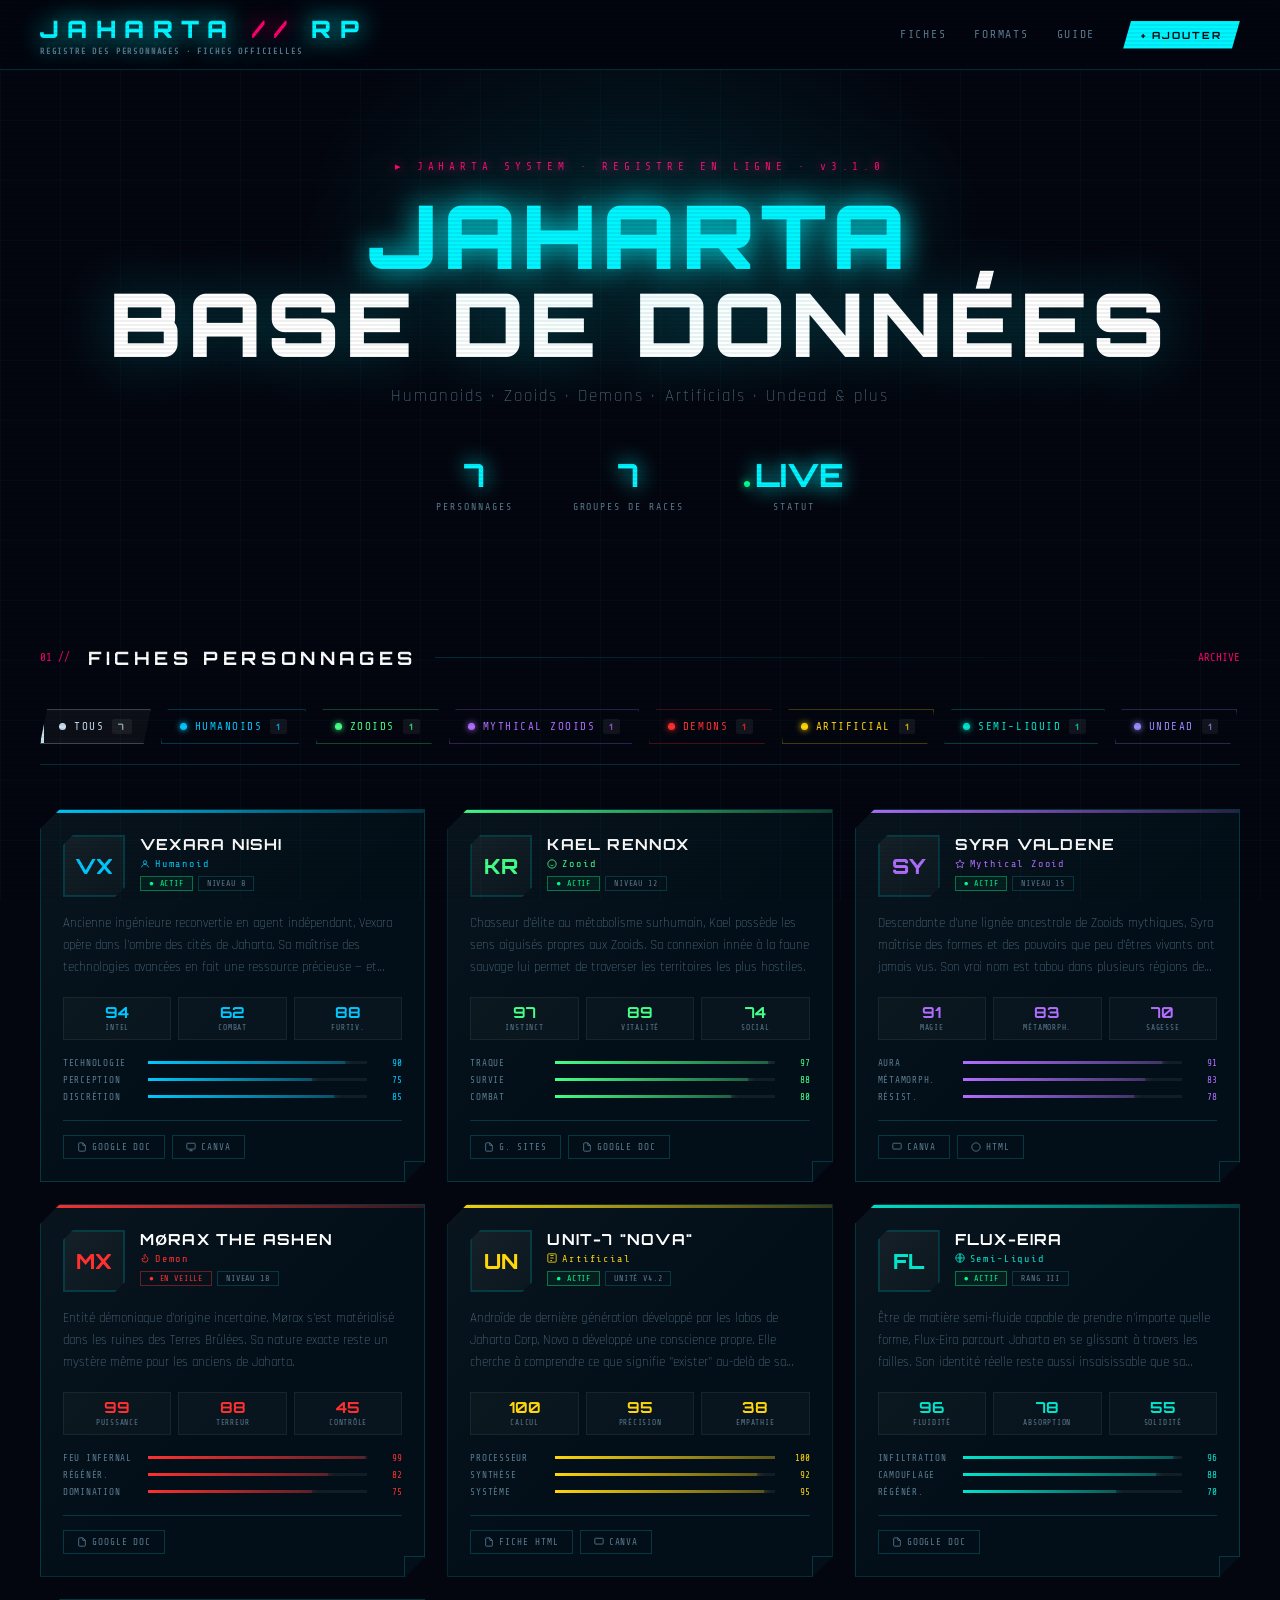
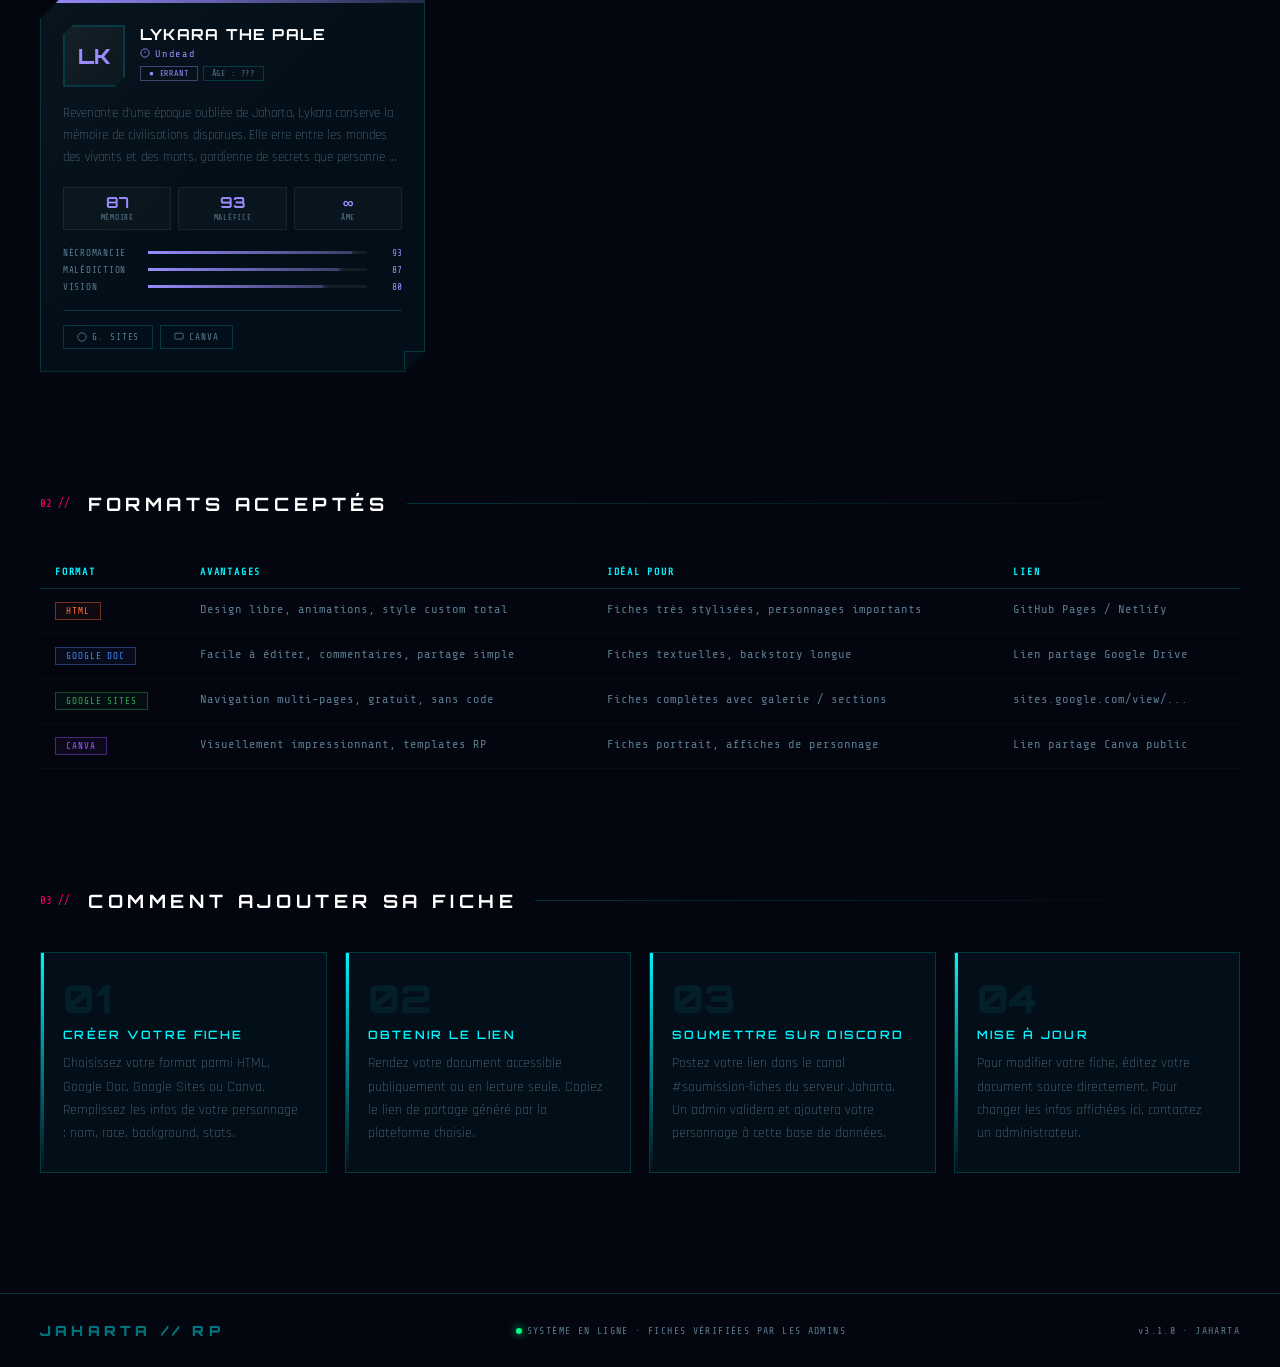
<file: jaharta-fiches-rp.html>
<!DOCTYPE html>
<html lang="fr">
<head>
<meta charset="UTF-8">
<meta name="viewport" content="width=device-width, initial-scale=1.0">
<title>JAHARTA // Fiches RP</title>
<link href="https://fonts.googleapis.com/css2?family=Orbitron:wght@400;600;800;900&family=Share+Tech+Mono&family=Rajdhani:wght@300;400;500;600&display=swap" rel="stylesheet">
<style>
  :root {
    --cyan:    #00f5ff;
    --magenta: #ff006e;
    --gold:    #ffd60a;
    --dark:    #04060f;
    --dark2:   #080d1a;
    --panel:   rgba(0,245,255,0.04);
    --border:  rgba(0,245,255,0.18);
    --text:    #c8e0f0;
    --muted:   #5a7a90;

    /* Race palette */
    --r-humanoid:  #00c8ff;
    --r-zooid:     #44ff88;
    --r-mythzooid: #b06eff;
    --r-demon:     #ff3030;
    --r-artificial:#ffd60a;
    --r-semiliquid:#00e5cc;
    --r-undead:    #9a8cff;
  }

  *, *::before, *::after { box-sizing: border-box; margin: 0; padding: 0; }
  html { scroll-behavior: smooth; }

  body {
    background: var(--dark);
    color: var(--text);
    font-family: 'Rajdhani', sans-serif;
    font-size: 16px;
    min-height: 100vh;
    overflow-x: hidden;
    cursor: crosshair;
  }

  body::before {
    content: '';
    position: fixed; inset: 0;
    background: repeating-linear-gradient(0deg, transparent, transparent 2px, rgba(0,0,0,0.06) 2px, rgba(0,0,0,0.06) 4px);
    pointer-events: none; z-index: 9999;
  }

  body::after {
    content: '';
    position: fixed; inset: 0;
    background-image:
      linear-gradient(rgba(0,245,255,0.03) 1px, transparent 1px),
      linear-gradient(90deg, rgba(0,245,255,0.03) 1px, transparent 1px);
    background-size: 60px 60px;
    pointer-events: none; z-index: 0;
  }

  /* ── HEADER ── */
  header {
    position: sticky; top: 0; z-index: 100;
    padding: 0 40px; height: 70px;
    display: flex; align-items: center; justify-content: space-between;
    border-bottom: 1px solid var(--border);
    background: rgba(4,6,15,0.95);
    backdrop-filter: blur(16px);
  }

  .logo {
    font-family: 'Orbitron', sans-serif;
    font-weight: 900; font-size: 1.5rem;
    letter-spacing: 0.35em;
    color: var(--cyan);
    text-shadow: 0 0 24px var(--cyan), 0 0 50px rgba(0,245,255,0.35);
  }

  .logo-slash { color: var(--magenta); text-shadow: 0 0 20px var(--magenta); }

  .logo-sub {
    font-family: 'Share Tech Mono', monospace;
    font-size: 0.52rem; color: var(--muted);
    letter-spacing: 0.22em; display: block; margin-top: 3px;
  }

  nav { display: flex; gap: 28px; align-items: center; }

  nav a {
    font-family: 'Share Tech Mono', monospace;
    font-size: 0.72rem; color: var(--muted);
    text-decoration: none; letter-spacing: 0.15em; text-transform: uppercase;
    transition: color 0.2s, text-shadow 0.2s;
  }
  nav a:hover { color: var(--cyan); text-shadow: 0 0 12px var(--cyan); }

  .nav-btn {
    font-family: 'Orbitron', sans-serif;
    font-size: 0.62rem; font-weight: 700; letter-spacing: 0.2em;
    color: var(--dark) !important; background: var(--cyan);
    padding: 8px 18px; text-shadow: none !important;
    clip-path: polygon(8px 0%,100% 0%,calc(100% - 8px) 100%,0% 100%);
    transition: background 0.2s, box-shadow 0.2s !important;
  }
  .nav-btn:hover { background: #fff !important; box-shadow: 0 0 20px var(--cyan); }

  /* ── HERO ── */
  .hero {
    position: relative; z-index: 1;
    text-align: center; padding: 90px 40px 70px; overflow: hidden;
  }

  .hero-glow {
    position: absolute; top: -80px; left: 50%; transform: translateX(-50%);
    width: 700px; height: 420px;
    background: radial-gradient(ellipse, rgba(0,245,255,0.09) 0%, transparent 70%);
    pointer-events: none;
  }

  .hero-tag {
    font-family: 'Share Tech Mono', monospace;
    font-size: 0.68rem; letter-spacing: 0.45em;
    color: var(--magenta); text-shadow: 0 0 12px var(--magenta);
    margin-bottom: 18px; animation: blink 3.5s infinite;
  }

  @keyframes blink {
    0%,88%,100%{opacity:1} 93%{opacity:0.25}
  }

  .hero h1 {
    font-family: 'Orbitron', sans-serif; font-weight: 900;
    font-size: clamp(2.8rem, 7vw, 5.5rem); line-height: 1;
    letter-spacing: 0.06em; color: #fff;
    text-shadow: 0 0 60px rgba(0,245,255,0.28);
    animation: glitch 9s infinite;
  }

  .hero h1 span {
    color: var(--cyan);
    text-shadow: 0 0 30px var(--cyan), 0 0 90px rgba(0,245,255,0.28);
  }

  @keyframes glitch {
    0%,91%,100%{text-shadow:0 0 60px rgba(0,245,255,0.28);transform:none}
    92%{text-shadow:-3px 0 var(--magenta),3px 0 var(--cyan);transform:skew(-1deg)}
    94%{text-shadow:3px 0 var(--magenta),-3px 0 var(--cyan);transform:skew(1deg)}
  }

  .hero-sub {
    font-size: 1.05rem; color: var(--muted); letter-spacing: 0.12em;
    margin-top: 18px; margin-bottom: 48px; font-weight: 300;
  }

  .stats-bar { display: flex; justify-content: center; gap: 60px; }

  .stat { text-align: center; }
  .stat-num {
    font-family: 'Orbitron', sans-serif; font-size: 2rem; font-weight: 800;
    color: var(--cyan); text-shadow: 0 0 20px var(--cyan); display: block;
  }
  .stat-label {
    font-family: 'Share Tech Mono', monospace; font-size: 0.62rem;
    color: var(--muted); letter-spacing: 0.2em; text-transform: uppercase;
  }

  /* ── SECTIONS ── */
  section {
    position: relative; z-index: 1;
    padding: 60px 40px; max-width: 1340px; margin: 0 auto;
  }

  .section-header {
    display: flex; align-items: center; gap: 18px; margin-bottom: 40px;
  }
  .section-header h2 {
    font-family: 'Orbitron', sans-serif; font-weight: 700;
    font-size: 1.15rem; letter-spacing: 0.25em; color: #fff; text-transform: uppercase;
    white-space: nowrap;
  }
  .section-line { flex: 1; height: 1px; background: linear-gradient(90deg, var(--border), transparent); }
  .section-num { font-family: 'Share Tech Mono', monospace; font-size: 0.68rem; color: var(--magenta); }

  /* ── RACE FILTER ── */
  .race-filter {
    display: flex; gap: 10px; flex-wrap: wrap; margin-bottom: 44px;
    padding-bottom: 20px;
    border-bottom: 1px solid var(--border);
  }

  .race-btn {
    font-family: 'Share Tech Mono', monospace;
    font-size: 0.68rem; letter-spacing: 0.14em; text-transform: uppercase;
    background: transparent; border: 1px solid var(--border);
    color: var(--muted); padding: 9px 18px; cursor: pointer;
    transition: all 0.22s;
    clip-path: polygon(7px 0%,100% 0%,calc(100% - 7px) 100%,0% 100%);
    display: flex; align-items: center; gap: 8px;
    position: relative; overflow: hidden;
  }

  .race-btn::before {
    content: '';
    position: absolute; left: 0; top: 0;
    width: 3px; height: 100%;
    background: currentColor; opacity: 0;
    transition: opacity 0.22s;
  }

  .race-btn:hover::before, .race-btn.active::before { opacity: 1; }

  .race-btn .race-dot {
    width: 7px; height: 7px; border-radius: 50%;
    background: currentColor; flex-shrink: 0;
    box-shadow: 0 0 6px currentColor;
  }

  /* Per-race colors */
  .race-btn[data-race="all"]        { color: var(--text); border-color: rgba(200,224,240,0.25); }
  .race-btn[data-race="humanoid"]   { color: var(--r-humanoid); border-color: rgba(0,200,255,0.25); }
  .race-btn[data-race="zooid"]      { color: var(--r-zooid); border-color: rgba(68,255,136,0.25); }
  .race-btn[data-race="mythzooid"]  { color: var(--r-mythzooid); border-color: rgba(176,110,255,0.25); }
  .race-btn[data-race="demon"]      { color: var(--r-demon); border-color: rgba(255,48,48,0.25); }
  .race-btn[data-race="artificial"] { color: var(--r-artificial); border-color: rgba(255,214,10,0.25); }
  .race-btn[data-race="semiliquid"] { color: var(--r-semiliquid); border-color: rgba(0,229,204,0.25); }
  .race-btn[data-race="undead"]     { color: var(--r-undead); border-color: rgba(154,140,255,0.25); }

  .race-btn.active, .race-btn:hover {
    background: rgba(255,255,255,0.04);
    box-shadow: 0 0 14px rgba(255,255,255,0.05), inset 0 0 12px rgba(255,255,255,0.02);
  }

  .race-count-badge {
    font-family: 'Orbitron', sans-serif; font-size: 0.55rem; font-weight: 700;
    background: rgba(255,255,255,0.08); padding: 2px 6px;
    border-radius: 2px; color: inherit; opacity: 0.8;
  }

  /* ── CARDS GRID ── */
  .cards-grid {
    display: grid;
    grid-template-columns: repeat(auto-fill, minmax(340px, 1fr));
    gap: 22px;
  }

  /* ── RP CARD ── */
  .rp-card {
    position: relative; background: var(--panel);
    border: 1px solid var(--border); overflow: hidden;
    clip-path: polygon(20px 0%,100% 0%,100% calc(100% - 20px),calc(100% - 20px) 100%,0% 100%,0% 20px);
    transition: border-color 0.3s, box-shadow 0.3s, transform 0.28s;
    cursor: default;
  }

  .rp-card::before {
    content: ''; position: absolute; inset: 0;
    background: linear-gradient(135deg, rgba(255,255,255,0.025) 0%, transparent 55%);
    pointer-events: none; z-index: 0;
  }

  /* Race-specific hover glow */
  .rp-card[data-race="humanoid"]:hover   { border-color: var(--r-humanoid);  box-shadow: 0 0 28px rgba(0,200,255,0.12),  0 8px 32px rgba(0,0,0,0.4); transform: translateY(-5px); }
  .rp-card[data-race="zooid"]:hover      { border-color: var(--r-zooid);     box-shadow: 0 0 28px rgba(68,255,136,0.12), 0 8px 32px rgba(0,0,0,0.4); transform: translateY(-5px); }
  .rp-card[data-race="mythzooid"]:hover  { border-color: var(--r-mythzooid); box-shadow: 0 0 28px rgba(176,110,255,0.14),0 8px 32px rgba(0,0,0,0.4); transform: translateY(-5px); }
  .rp-card[data-race="demon"]:hover      { border-color: var(--r-demon);     box-shadow: 0 0 28px rgba(255,48,48,0.14),  0 8px 32px rgba(0,0,0,0.4); transform: translateY(-5px); }
  .rp-card[data-race="artificial"]:hover { border-color: var(--r-artificial);box-shadow: 0 0 28px rgba(255,214,10,0.12), 0 8px 32px rgba(0,0,0,0.4); transform: translateY(-5px); }
  .rp-card[data-race="semiliquid"]:hover { border-color: var(--r-semiliquid);box-shadow: 0 0 28px rgba(0,229,204,0.14),  0 8px 32px rgba(0,0,0,0.4); transform: translateY(-5px); }
  .rp-card[data-race="undead"]:hover     { border-color: var(--r-undead);    box-shadow: 0 0 28px rgba(154,140,255,0.14),0 8px 32px rgba(0,0,0,0.4); transform: translateY(-5px); }

  .card-race-bar { width: 100%; height: 3px; position: relative; z-index: 1; }

  .card-inner { padding: 22px; position: relative; z-index: 1; }

  .card-head { display: flex; gap: 15px; align-items: flex-start; margin-bottom: 16px; }

  .avatar {
    width: 62px; height: 62px; flex-shrink: 0;
    border: 2px solid var(--border); overflow: hidden;
    clip-path: polygon(10px 0%,100% 0%,100% calc(100% - 10px),calc(100% - 10px) 100%,0% 100%,0% 10px);
  }
  .avatar img { width: 100%; height: 100%; object-fit: cover; }
  .avatar-placeholder {
    width: 100%; height: 100%;
    background: linear-gradient(135deg, rgba(255,255,255,0.05), rgba(255,255,255,0.02));
    display: flex; align-items: center; justify-content: center;
    font-family: 'Orbitron', sans-serif; font-size: 1.3rem; font-weight: 800;
  }

  .card-identity { flex: 1; min-width: 0; }

  .card-name {
    font-family: 'Orbitron', sans-serif; font-weight: 700; font-size: 0.95rem;
    color: #fff; letter-spacing: 0.08em; margin-bottom: 4px;
    white-space: nowrap; overflow: hidden; text-overflow: ellipsis;
  }

  .card-race-label {
    font-family: 'Share Tech Mono', monospace; font-size: 0.63rem;
    letter-spacing: 0.18em; margin-bottom: 7px; display: flex; align-items: center; gap: 5px;
  }

  .card-tags { display: flex; gap: 5px; flex-wrap: wrap; }

  .tag {
    font-family: 'Share Tech Mono', monospace; font-size: 0.52rem;
    letter-spacing: 0.1em; text-transform: uppercase;
    padding: 2px 8px; border: 1px solid var(--border); color: var(--muted);
  }
  .tag.active-tag { border-color: rgba(0,255,136,0.4); color: #00ff88; background: rgba(0,255,136,0.05); }

  .card-bio {
    font-size: 0.83rem; color: var(--muted); line-height: 1.65;
    font-weight: 300; margin-bottom: 18px;
    display: -webkit-box; -webkit-line-clamp: 3; -webkit-box-orient: vertical; overflow: hidden;
  }

  .card-stats { display: grid; grid-template-columns: repeat(3,1fr); gap: 7px; margin-bottom: 18px; }

  .mini-stat {
    background: rgba(255,255,255,0.025); border: 1px solid rgba(255,255,255,0.06);
    padding: 7px; text-align: center;
  }
  .mini-stat-val {
    font-family: 'Orbitron', sans-serif; font-size: 0.95rem; font-weight: 700;
    display: block; line-height: 1;
  }
  .mini-stat-key {
    font-family: 'Share Tech Mono', monospace; font-size: 0.48rem; color: var(--muted);
    letter-spacing: 0.1em; text-transform: uppercase; display: block; margin-top: 3px;
  }

  .skill-bars { display: flex; flex-direction: column; gap: 7px; margin-bottom: 18px; }
  .skill-row { display: flex; align-items: center; gap: 9px; }
  .skill-name {
    font-family: 'Share Tech Mono', monospace; font-size: 0.58rem;
    color: var(--muted); letter-spacing: 0.08em; width: 76px; flex-shrink: 0; text-transform: uppercase;
  }
  .skill-track { flex: 1; height: 3px; background: rgba(255,255,255,0.06); overflow: hidden; }
  .skill-fill { height: 100%; box-shadow: 0 0 8px currentColor; }
  .skill-val {
    font-family: 'Share Tech Mono', monospace; font-size: 0.58rem;
    width: 26px; text-align: right; flex-shrink: 0;
  }

  .card-links {
    display: flex; gap: 7px; flex-wrap: wrap;
    border-top: 1px solid var(--border); padding-top: 14px;
  }

  .link-btn {
    font-family: 'Share Tech Mono', monospace; font-size: 0.58rem;
    letter-spacing: 0.1em; text-transform: uppercase;
    color: var(--muted); text-decoration: none; border: 1px solid var(--border);
    padding: 6px 13px; transition: all 0.2s;
    display: flex; align-items: center; gap: 5px; background: transparent; cursor: pointer;
  }
  .link-btn:hover { color: var(--cyan); border-color: var(--cyan); background: rgba(0,245,255,0.04); }
  .link-btn svg { width: 10px; height: 10px; }

  .corner-deco {
    position: absolute; bottom: 0; right: 0;
    width: 20px; height: 20px;
    border-top: 1px solid var(--border); border-left: 1px solid var(--border);
    pointer-events: none; z-index: 2;
  }

  /* ── NO RESULTS ── */
  .no-results {
    display: none; grid-column: 1/-1; text-align: center;
    padding: 80px 20px;
    font-family: 'Share Tech Mono', monospace;
    color: var(--muted); letter-spacing: 0.2em; font-size: 0.8rem;
  }
  .no-results-icon { font-size: 2rem; margin-bottom: 12px; display: block; opacity: 0.3; }

  /* ── HOWTO ── */
  .howto-grid { display: grid; grid-template-columns: repeat(auto-fit, minmax(230px,1fr)); gap: 18px; }

  .howto-card {
    background: var(--panel); border: 1px solid var(--border);
    padding: 26px 22px; position: relative; overflow: hidden;
  }
  .howto-card::after {
    content: ''; position: absolute; top: 0; left: 0; width: 3px; height: 100%;
    background: linear-gradient(180deg, var(--cyan), transparent);
  }
  .howto-num { font-family: 'Orbitron', sans-serif; font-size: 2.4rem; font-weight: 900; color: rgba(0,245,255,0.07); line-height: 1; margin-bottom: 10px; }
  .howto-title { font-family: 'Orbitron', sans-serif; font-size: 0.72rem; font-weight: 600; letter-spacing: 0.2em; color: var(--cyan); margin-bottom: 10px; text-transform: uppercase; }
  .howto-text { font-size: 0.86rem; color: var(--muted); line-height: 1.7; font-weight: 300; }

  /* ── FORMAT TABLE ── */
  .format-table { width: 100%; border-collapse: collapse; font-family: 'Share Tech Mono', monospace; font-size: 0.76rem; }
  .format-table th { text-align: left; color: var(--cyan); letter-spacing: 0.18em; font-size: 0.62rem; text-transform: uppercase; padding: 11px 15px; border-bottom: 1px solid var(--border); }
  .format-table td { padding: 13px 15px; color: var(--muted); border-bottom: 1px solid rgba(0,245,255,0.04); vertical-align: top; }
  .format-table tr:hover td { background: rgba(0,245,255,0.02); color: var(--text); }

  .format-badge { display: inline-block; padding: 3px 10px; font-size: 0.58rem; letter-spacing: 0.1em; text-transform: uppercase; border: 1px solid; }
  .badge-html  { color:#ff6b35; border-color:rgba(255,107,53,0.4);  background:rgba(255,107,53,0.05); }
  .badge-gdoc  { color:#4285f4; border-color:rgba(66,133,244,0.4);  background:rgba(66,133,244,0.05); }
  .badge-gsite { color:#34a853; border-color:rgba(52,168,83,0.4);   background:rgba(52,168,83,0.05); }
  .badge-canva { color:#a259ff; border-color:rgba(162,89,255,0.4);  background:rgba(162,89,255,0.05); }

  /* ── MODAL ── */
  .modal-overlay {
    display: none; position: fixed; inset: 0;
    background: rgba(4,6,15,0.93); z-index: 1000;
    align-items: center; justify-content: center;
    backdrop-filter: blur(5px);
  }
  .modal-overlay.open { display: flex; }

  .modal {
    background: var(--dark2); border: 1px solid var(--border);
    width: 92%; max-width: 560px; max-height: 90vh; overflow-y: auto;
    position: relative;
    clip-path: polygon(24px 0%,100% 0%,100% calc(100% - 24px),calc(100% - 24px) 100%,0% 100%,0% 24px);
    animation: modalIn 0.28s ease;
  }
  @keyframes modalIn { from{opacity:0;transform:scale(0.96) translateY(10px)} to{opacity:1;transform:none} }

  .modal-accent { height: 3px; background: linear-gradient(90deg, var(--cyan), var(--magenta)); }
  .modal-inner { padding: 30px; }
  .modal-title { font-family:'Orbitron',sans-serif; font-size:0.88rem; font-weight:700; letter-spacing:0.25em; color:var(--cyan); text-transform:uppercase; margin-bottom:26px; }

  .form-group { margin-bottom: 18px; }
  .form-label { display:block; font-family:'Share Tech Mono',monospace; font-size:0.62rem; letter-spacing:0.2em; color:var(--muted); text-transform:uppercase; margin-bottom:7px; }
  .form-input, .form-select, .form-textarea {
    width:100%; background:rgba(0,245,255,0.03); border:1px solid var(--border);
    color:var(--text); font-family:'Rajdhani',sans-serif; font-size:0.93rem;
    padding:10px 13px; outline:none; transition:border-color 0.2s, box-shadow 0.2s;
  }
  .form-input:focus, .form-select:focus, .form-textarea:focus { border-color:var(--cyan); box-shadow:0 0 12px rgba(0,245,255,0.08); }
  .form-select option { background:var(--dark2); }
  .form-textarea { resize:vertical; min-height:80px; }
  .form-row { display:grid; grid-template-columns:1fr 1fr; gap:14px; }

  .btn-submit {
    width:100%; font-family:'Orbitron',sans-serif; font-size:0.72rem; font-weight:700;
    letter-spacing:0.25em; text-transform:uppercase; color:var(--dark);
    background:var(--cyan); border:none; padding:13px; cursor:pointer; margin-top:6px;
    clip-path:polygon(12px 0%,100% 0%,calc(100% - 12px) 100%,0% 100%);
    transition:background 0.2s, box-shadow 0.2s;
  }
  .btn-submit:hover { background:#fff; box-shadow:0 0 24px var(--cyan); }

  .modal-close {
    position:absolute; top:18px; right:18px;
    background:transparent; border:1px solid var(--border);
    color:var(--muted); width:30px; height:30px; cursor:pointer;
    display:flex; align-items:center; justify-content:center;
    font-size:0.9rem; transition:color 0.2s, border-color 0.2s;
  }
  .modal-close:hover { color:var(--magenta); border-color:var(--magenta); }

  /* ── FOOTER ── */
  footer {
    position:relative; z-index:1;
    border-top:1px solid var(--border); padding:28px 40px;
    display:flex; align-items:center; justify-content:space-between; margin-top:60px;
  }
  .footer-logo { font-family:'Orbitron',sans-serif; font-weight:900; font-size:0.88rem; letter-spacing:0.3em; color:var(--cyan); opacity:0.45; }
  .footer-text { font-family:'Share Tech Mono',monospace; font-size:0.62rem; color:var(--muted); letter-spacing:0.14em; }

  .status-dot { width:6px;height:6px;border-radius:50%;background:#00ff88;box-shadow:0 0 8px #00ff88;display:inline-block;margin-right:5px;animation:pulse 2s infinite; }
  @keyframes pulse{0%,100%{opacity:1}50%{opacity:0.35}}

  ::-webkit-scrollbar{width:4px}
  ::-webkit-scrollbar-track{background:var(--dark)}
  ::-webkit-scrollbar-thumb{background:var(--border)}
  ::-webkit-scrollbar-thumb:hover{background:var(--cyan)}

  @media(max-width:768px){
    header{padding:0 18px}
    nav a:not(.nav-btn){display:none}
    .stats-bar{gap:24px}
    section{padding:36px 18px}
    .form-row{grid-template-columns:1fr}
    footer{flex-direction:column;gap:10px;text-align:center}
    .race-filter{gap:7px}
    .race-btn{padding:7px 13px;font-size:0.62rem}
  }
</style>
</head>
<body>

<!-- HEADER -->
<header>
  <div class="logo">
    JAHARTA
    <span class="logo-slash">//</span>
    RP
    <span class="logo-sub">REGISTRE DES PERSONNAGES · FICHES OFFICIELLES</span>
  </div>
  <nav>
    <a href="#fiches">Fiches</a>
    <a href="#formats">Formats</a>
    <a href="#guide">Guide</a>
    <a href="#" class="nav-btn" onclick="openModal()">+ Ajouter</a>
  </nav>
</header>

<!-- HERO -->
<div class="hero">
  <div class="hero-glow"></div>
  <p class="hero-tag">▸ JAHARTA SYSTEM · REGISTRE EN LIGNE · v3.1.0</p>
  <h1><span>JAHARTA</span><br>BASE DE DONNÉES</h1>
  <p class="hero-sub">Humanoids · Zooids · Demons · Artificials · Undead &amp; plus</p>
  <div class="stats-bar">
    <div class="stat">
      <span class="stat-num" id="count-chars">0</span>
      <span class="stat-label">Personnages</span>
    </div>
    <div class="stat">
      <span class="stat-num">7</span>
      <span class="stat-label">Groupes de Races</span>
    </div>
    <div class="stat">
      <span class="stat-num"><span class="status-dot"></span>LIVE</span>
      <span class="stat-label">Statut</span>
    </div>
  </div>
</div>

<!-- FICHES SECTION -->
<section id="fiches">
  <div class="section-header">
    <span class="section-num">01 //</span>
    <h2>Fiches Personnages</h2>
    <div class="section-line"></div>
    <span class="section-num">ARCHIVE</span>
  </div>

  <!-- RACE FILTER -->
  <div class="race-filter" id="race-filter">
    <button class="race-btn active" data-race="all" onclick="filterRace('all',this)">
      <span class="race-dot" style="background:var(--text);box-shadow:none"></span>
      Tous
      <span class="race-count-badge" id="cnt-all">0</span>
    </button>
    <button class="race-btn" data-race="humanoid" onclick="filterRace('humanoid',this)">
      <span class="race-dot"></span>
      Humanoids
      <span class="race-count-badge" id="cnt-humanoid">0</span>
    </button>
    <button class="race-btn" data-race="zooid" onclick="filterRace('zooid',this)">
      <span class="race-dot"></span>
      Zooids
      <span class="race-count-badge" id="cnt-zooid">0</span>
    </button>
    <button class="race-btn" data-race="mythzooid" onclick="filterRace('mythzooid',this)">
      <span class="race-dot"></span>
      Mythical Zooids
      <span class="race-count-badge" id="cnt-mythzooid">0</span>
    </button>
    <button class="race-btn" data-race="demon" onclick="filterRace('demon',this)">
      <span class="race-dot"></span>
      Demons
      <span class="race-count-badge" id="cnt-demon">0</span>
    </button>
    <button class="race-btn" data-race="artificial" onclick="filterRace('artificial',this)">
      <span class="race-dot"></span>
      Artificial
      <span class="race-count-badge" id="cnt-artificial">0</span>
    </button>
    <button class="race-btn" data-race="semiliquid" onclick="filterRace('semiliquid',this)">
      <span class="race-dot"></span>
      Semi-Liquid
      <span class="race-count-badge" id="cnt-semiliquid">0</span>
    </button>
    <button class="race-btn" data-race="undead" onclick="filterRace('undead',this)">
      <span class="race-dot"></span>
      Undead
      <span class="race-count-badge" id="cnt-undead">0</span>
    </button>
  </div>

  <div class="cards-grid" id="cards-container">

    <!-- RACE CONFIG: color, label, bar gradient -->

    <!-- Card 1 — Humanoid -->
    <div class="rp-card" data-race="humanoid">
      <div class="card-race-bar" style="background:linear-gradient(90deg,var(--r-humanoid),rgba(0,200,255,0.2))"></div>
      <div class="card-inner">
        <div class="card-head">
          <div class="avatar"><div class="avatar-placeholder" style="color:var(--r-humanoid)">VX</div></div>
          <div class="card-identity">
            <div class="card-name">VEXARA NISHI</div>
            <div class="card-race-label" style="color:var(--r-humanoid)">
              <svg width="10" height="10" viewBox="0 0 24 24" fill="none" stroke="currentColor" stroke-width="2"><circle cx="12" cy="8" r="4"/><path d="M4 20c0-4 3.6-7 8-7s8 3 8 7"/></svg>
              Humanoid
            </div>
            <div class="card-tags"><span class="tag active-tag">● Actif</span><span class="tag">Niveau 8</span></div>
          </div>
        </div>
        <p class="card-bio">Ancienne ingénieure reconvertie en agent indépendant, Vexara opère dans l'ombre des cités de Jaharta. Sa maîtrise des technologies avancées en fait une ressource précieuse — et dangereuse.</p>
        <div class="card-stats">
          <div class="mini-stat"><span class="mini-stat-val" style="color:var(--r-humanoid)">94</span><span class="mini-stat-key">Intel</span></div>
          <div class="mini-stat"><span class="mini-stat-val" style="color:var(--r-humanoid)">62</span><span class="mini-stat-key">Combat</span></div>
          <div class="mini-stat"><span class="mini-stat-val" style="color:var(--r-humanoid)">88</span><span class="mini-stat-key">Furtiv.</span></div>
        </div>
        <div class="skill-bars">
          <div class="skill-row"><span class="skill-name">Technologie</span><div class="skill-track"><div class="skill-fill" style="width:90%;color:var(--r-humanoid);background:linear-gradient(90deg,var(--r-humanoid),rgba(0,200,255,0.3))"></div></div><span class="skill-val" style="color:var(--r-humanoid)">90</span></div>
          <div class="skill-row"><span class="skill-name">Perception</span><div class="skill-track"><div class="skill-fill" style="width:75%;color:var(--r-humanoid);background:linear-gradient(90deg,var(--r-humanoid),rgba(0,200,255,0.3))"></div></div><span class="skill-val" style="color:var(--r-humanoid)">75</span></div>
          <div class="skill-row"><span class="skill-name">Discrétion</span><div class="skill-track"><div class="skill-fill" style="width:85%;color:var(--r-humanoid);background:linear-gradient(90deg,var(--r-humanoid),rgba(0,200,255,0.3))"></div></div><span class="skill-val" style="color:var(--r-humanoid)">85</span></div>
        </div>
        <div class="card-links">
          <a href="#" class="link-btn"><svg viewBox="0 0 24 24" fill="none" stroke="currentColor" stroke-width="2"><path d="M14 2H6a2 2 0 0 0-2 2v16a2 2 0 0 0 2 2h12a2 2 0 0 0 2-2V8z"/><polyline points="14 2 14 8 20 8"/></svg>Google Doc</a>
          <a href="#" class="link-btn"><svg viewBox="0 0 24 24" fill="none" stroke="currentColor" stroke-width="2"><rect x="2" y="3" width="20" height="14" rx="2"/><line x1="8" y1="21" x2="16" y2="21"/><line x1="12" y1="17" x2="12" y2="21"/></svg>Canva</a>
        </div>
      </div>
      <div class="corner-deco"></div>
    </div>

    <!-- Card 2 — Zooid -->
    <div class="rp-card" data-race="zooid">
      <div class="card-race-bar" style="background:linear-gradient(90deg,var(--r-zooid),rgba(68,255,136,0.2))"></div>
      <div class="card-inner">
        <div class="card-head">
          <div class="avatar"><div class="avatar-placeholder" style="color:var(--r-zooid)">KR</div></div>
          <div class="card-identity">
            <div class="card-name">KAEL RENNOX</div>
            <div class="card-race-label" style="color:var(--r-zooid)">
              <svg width="10" height="10" viewBox="0 0 24 24" fill="none" stroke="currentColor" stroke-width="2"><path d="M12 2C6.5 2 2 6.5 2 12s4.5 10 10 10 10-4.5 10-10S17.5 2 12 2z"/><path d="M8 14s1.5 2 4 2 4-2 4-2"/><line x1="9" y1="9" x2="9.01" y2="9"/><line x1="15" y1="9" x2="15.01" y2="9"/></svg>
              Zooid
            </div>
            <div class="card-tags"><span class="tag active-tag">● Actif</span><span class="tag">Niveau 12</span></div>
          </div>
        </div>
        <p class="card-bio">Chasseur d'élite au métabolisme surhumain, Kael possède les sens aiguisés propres aux Zooids. Sa connexion innée à la faune sauvage lui permet de traverser les territoires les plus hostiles.</p>
        <div class="card-stats">
          <div class="mini-stat"><span class="mini-stat-val" style="color:var(--r-zooid)">97</span><span class="mini-stat-key">Instinct</span></div>
          <div class="mini-stat"><span class="mini-stat-val" style="color:var(--r-zooid)">89</span><span class="mini-stat-key">Vitalité</span></div>
          <div class="mini-stat"><span class="mini-stat-val" style="color:var(--r-zooid)">74</span><span class="mini-stat-key">Social</span></div>
        </div>
        <div class="skill-bars">
          <div class="skill-row"><span class="skill-name">Traque</span><div class="skill-track"><div class="skill-fill" style="width:97%;color:var(--r-zooid);background:linear-gradient(90deg,var(--r-zooid),rgba(68,255,136,0.3))"></div></div><span class="skill-val" style="color:var(--r-zooid)">97</span></div>
          <div class="skill-row"><span class="skill-name">Survie</span><div class="skill-track"><div class="skill-fill" style="width:88%;color:var(--r-zooid);background:linear-gradient(90deg,var(--r-zooid),rgba(68,255,136,0.3))"></div></div><span class="skill-val" style="color:var(--r-zooid)">88</span></div>
          <div class="skill-row"><span class="skill-name">Combat</span><div class="skill-track"><div class="skill-fill" style="width:80%;color:var(--r-zooid);background:linear-gradient(90deg,var(--r-zooid),rgba(68,255,136,0.3))"></div></div><span class="skill-val" style="color:var(--r-zooid)">80</span></div>
        </div>
        <div class="card-links">
          <a href="#" class="link-btn"><svg viewBox="0 0 24 24" fill="none" stroke="currentColor" stroke-width="2"><path d="M14 2H6a2 2 0 0 0-2 2v16a2 2 0 0 0 2 2h12a2 2 0 0 0 2-2V8z"/><polyline points="14 2 14 8 20 8"/></svg>G. Sites</a>
          <a href="#" class="link-btn"><svg viewBox="0 0 24 24" fill="none" stroke="currentColor" stroke-width="2"><path d="M14 2H6a2 2 0 0 0-2 2v16a2 2 0 0 0 2 2h12a2 2 0 0 0 2-2V8z"/><polyline points="14 2 14 8 20 8"/></svg>Google Doc</a>
        </div>
      </div>
      <div class="corner-deco"></div>
    </div>

    <!-- Card 3 — Mythical Zooid -->
    <div class="rp-card" data-race="mythzooid">
      <div class="card-race-bar" style="background:linear-gradient(90deg,var(--r-mythzooid),rgba(176,110,255,0.2))"></div>
      <div class="card-inner">
        <div class="card-head">
          <div class="avatar"><div class="avatar-placeholder" style="color:var(--r-mythzooid)">SY</div></div>
          <div class="card-identity">
            <div class="card-name">SYRA VALDENE</div>
            <div class="card-race-label" style="color:var(--r-mythzooid)">
              <svg width="10" height="10" viewBox="0 0 24 24" fill="none" stroke="currentColor" stroke-width="2"><polygon points="12 2 15.09 8.26 22 9.27 17 14.14 18.18 21.02 12 17.77 5.82 21.02 7 14.14 2 9.27 8.91 8.26 12 2"/></svg>
              Mythical Zooid
            </div>
            <div class="card-tags"><span class="tag active-tag">● Actif</span><span class="tag">Niveau 15</span></div>
          </div>
        </div>
        <p class="card-bio">Descendante d'une lignée ancestrale de Zooids mythiques, Syra maîtrise des formes et des pouvoirs que peu d'êtres vivants ont jamais vus. Son vrai nom est tabou dans plusieurs régions de Jaharta.</p>
        <div class="card-stats">
          <div class="mini-stat"><span class="mini-stat-val" style="color:var(--r-mythzooid)">91</span><span class="mini-stat-key">Magie</span></div>
          <div class="mini-stat"><span class="mini-stat-val" style="color:var(--r-mythzooid)">83</span><span class="mini-stat-key">Métamorph.</span></div>
          <div class="mini-stat"><span class="mini-stat-val" style="color:var(--r-mythzooid)">70</span><span class="mini-stat-key">Sagesse</span></div>
        </div>
        <div class="skill-bars">
          <div class="skill-row"><span class="skill-name">Aura</span><div class="skill-track"><div class="skill-fill" style="width:91%;color:var(--r-mythzooid);background:linear-gradient(90deg,var(--r-mythzooid),rgba(176,110,255,0.3))"></div></div><span class="skill-val" style="color:var(--r-mythzooid)">91</span></div>
          <div class="skill-row"><span class="skill-name">Métamorph.</span><div class="skill-track"><div class="skill-fill" style="width:83%;color:var(--r-mythzooid);background:linear-gradient(90deg,var(--r-mythzooid),rgba(176,110,255,0.3))"></div></div><span class="skill-val" style="color:var(--r-mythzooid)">83</span></div>
          <div class="skill-row"><span class="skill-name">Résist.</span><div class="skill-track"><div class="skill-fill" style="width:78%;color:var(--r-mythzooid);background:linear-gradient(90deg,var(--r-mythzooid),rgba(176,110,255,0.3))"></div></div><span class="skill-val" style="color:var(--r-mythzooid)">78</span></div>
        </div>
        <div class="card-links">
          <a href="#" class="link-btn"><svg viewBox="0 0 24 24" fill="none" stroke="currentColor" stroke-width="2"><rect x="2" y="3" width="20" height="14" rx="2"/></svg>Canva</a>
          <a href="#" class="link-btn"><svg viewBox="0 0 24 24" fill="none" stroke="currentColor" stroke-width="2"><circle cx="12" cy="12" r="10"/></svg>HTML</a>
        </div>
      </div>
      <div class="corner-deco"></div>
    </div>

    <!-- Card 4 — Demon -->
    <div class="rp-card" data-race="demon">
      <div class="card-race-bar" style="background:linear-gradient(90deg,var(--r-demon),rgba(255,48,48,0.2))"></div>
      <div class="card-inner">
        <div class="card-head">
          <div class="avatar"><div class="avatar-placeholder" style="color:var(--r-demon)">MX</div></div>
          <div class="card-identity">
            <div class="card-name">MØRAX THE ASHEN</div>
            <div class="card-race-label" style="color:var(--r-demon)">
              <svg width="10" height="10" viewBox="0 0 24 24" fill="none" stroke="currentColor" stroke-width="2"><path d="M8.5 14.5A2.5 2.5 0 0 0 11 12c0-1.38-.5-2-1-3-1.072-2.143-.224-4.054 2-6 .5 2.5 2 4.9 4 6.5 2 1.6 3 3.5 3 5.5a7 7 0 1 1-14 0c0-1.153.433-2.294 1-3a2.5 2.5 0 0 0 2.5 2.5z"/></svg>
              Demon
            </div>
            <div class="card-tags"><span class="tag" style="border-color:rgba(255,48,48,0.4);color:var(--r-demon)">● En veille</span><span class="tag">Niveau 18</span></div>
          </div>
        </div>
        <p class="card-bio">Entité démoniaque d'origine incertaine, Mørax s'est matérialisé dans les ruines des Terres Brûlées. Sa nature exacte reste un mystère même pour les anciens de Jaharta.</p>
        <div class="card-stats">
          <div class="mini-stat"><span class="mini-stat-val" style="color:var(--r-demon)">99</span><span class="mini-stat-key">Puissance</span></div>
          <div class="mini-stat"><span class="mini-stat-val" style="color:var(--r-demon)">88</span><span class="mini-stat-key">Terreur</span></div>
          <div class="mini-stat"><span class="mini-stat-val" style="color:var(--r-demon)">45</span><span class="mini-stat-key">Contrôle</span></div>
        </div>
        <div class="skill-bars">
          <div class="skill-row"><span class="skill-name">Feu Infernal</span><div class="skill-track"><div class="skill-fill" style="width:99%;color:var(--r-demon);background:linear-gradient(90deg,var(--r-demon),rgba(255,48,48,0.3))"></div></div><span class="skill-val" style="color:var(--r-demon)">99</span></div>
          <div class="skill-row"><span class="skill-name">Régénér.</span><div class="skill-track"><div class="skill-fill" style="width:82%;color:var(--r-demon);background:linear-gradient(90deg,var(--r-demon),rgba(255,48,48,0.3))"></div></div><span class="skill-val" style="color:var(--r-demon)">82</span></div>
          <div class="skill-row"><span class="skill-name">Domination</span><div class="skill-track"><div class="skill-fill" style="width:75%;color:var(--r-demon);background:linear-gradient(90deg,var(--r-demon),rgba(255,48,48,0.3))"></div></div><span class="skill-val" style="color:var(--r-demon)">75</span></div>
        </div>
        <div class="card-links">
          <a href="#" class="link-btn"><svg viewBox="0 0 24 24" fill="none" stroke="currentColor" stroke-width="2"><path d="M14 2H6a2 2 0 0 0-2 2v16a2 2 0 0 0 2 2h12a2 2 0 0 0 2-2V8z"/><polyline points="14 2 14 8 20 8"/></svg>Google Doc</a>
        </div>
      </div>
      <div class="corner-deco"></div>
    </div>

    <!-- Card 5 — Artificial -->
    <div class="rp-card" data-race="artificial">
      <div class="card-race-bar" style="background:linear-gradient(90deg,var(--r-artificial),rgba(255,214,10,0.2))"></div>
      <div class="card-inner">
        <div class="card-head">
          <div class="avatar"><div class="avatar-placeholder" style="color:var(--r-artificial)">UN</div></div>
          <div class="card-identity">
            <div class="card-name">UNIT-7 "NOVA"</div>
            <div class="card-race-label" style="color:var(--r-artificial)">
              <svg width="10" height="10" viewBox="0 0 24 24" fill="none" stroke="currentColor" stroke-width="2"><rect x="2" y="2" width="20" height="20" rx="2"/><line x1="8" y1="6" x2="16" y2="6"/><line x1="8" y1="12" x2="16" y2="12"/><line x1="8" y1="18" x2="12" y2="18"/></svg>
              Artificial
            </div>
            <div class="card-tags"><span class="tag active-tag">● Actif</span><span class="tag">Unité v4.2</span></div>
          </div>
        </div>
        <p class="card-bio">Androïde de dernière génération développé par les labos de Jaharta Corp, Nova a développé une conscience propre. Elle cherche à comprendre ce que signifie "exister" au-delà de sa programmation.</p>
        <div class="card-stats">
          <div class="mini-stat"><span class="mini-stat-val" style="color:var(--r-artificial)">100</span><span class="mini-stat-key">Calcul</span></div>
          <div class="mini-stat"><span class="mini-stat-val" style="color:var(--r-artificial)">95</span><span class="mini-stat-key">Précision</span></div>
          <div class="mini-stat"><span class="mini-stat-val" style="color:var(--r-artificial)">38</span><span class="mini-stat-key">Empathie</span></div>
        </div>
        <div class="skill-bars">
          <div class="skill-row"><span class="skill-name">Processeur</span><div class="skill-track"><div class="skill-fill" style="width:100%;color:var(--r-artificial);background:linear-gradient(90deg,var(--r-artificial),rgba(255,214,10,0.3))"></div></div><span class="skill-val" style="color:var(--r-artificial)">100</span></div>
          <div class="skill-row"><span class="skill-name">Synthèse</span><div class="skill-track"><div class="skill-fill" style="width:92%;color:var(--r-artificial);background:linear-gradient(90deg,var(--r-artificial),rgba(255,214,10,0.3))"></div></div><span class="skill-val" style="color:var(--r-artificial)">92</span></div>
          <div class="skill-row"><span class="skill-name">Système</span><div class="skill-track"><div class="skill-fill" style="width:95%;color:var(--r-artificial);background:linear-gradient(90deg,var(--r-artificial),rgba(255,214,10,0.3))"></div></div><span class="skill-val" style="color:var(--r-artificial)">95</span></div>
        </div>
        <div class="card-links">
          <a href="#" class="link-btn"><svg viewBox="0 0 24 24" fill="none" stroke="currentColor" stroke-width="2"><path d="M14 2H6a2 2 0 0 0-2 2v16a2 2 0 0 0 2 2h12a2 2 0 0 0 2-2V8z"/><polyline points="14 2 14 8 20 8"/></svg>Fiche HTML</a>
          <a href="#" class="link-btn"><svg viewBox="0 0 24 24" fill="none" stroke="currentColor" stroke-width="2"><rect x="2" y="3" width="20" height="14" rx="2"/></svg>Canva</a>
        </div>
      </div>
      <div class="corner-deco"></div>
    </div>

    <!-- Card 6 — Semi-Liquid -->
    <div class="rp-card" data-race="semiliquid">
      <div class="card-race-bar" style="background:linear-gradient(90deg,var(--r-semiliquid),rgba(0,229,204,0.2))"></div>
      <div class="card-inner">
        <div class="card-head">
          <div class="avatar"><div class="avatar-placeholder" style="color:var(--r-semiliquid)">FL</div></div>
          <div class="card-identity">
            <div class="card-name">FLUX-EIRA</div>
            <div class="card-race-label" style="color:var(--r-semiliquid)">
              <svg width="10" height="10" viewBox="0 0 24 24" fill="none" stroke="currentColor" stroke-width="2"><path d="M12 2a10 10 0 0 1 0 20A10 10 0 0 1 12 2z"/><path d="M12 2c-2.76 4.57-2.76 15.43 0 20M12 2c2.76 4.57 2.76 15.43 0 20M2 12h20"/></svg>
              Semi-Liquid
            </div>
            <div class="card-tags"><span class="tag active-tag">● Actif</span><span class="tag">Rang III</span></div>
          </div>
        </div>
        <p class="card-bio">Être de matière semi-fluide capable de prendre n'importe quelle forme, Flux-Eira parcourt Jaharta en se glissant à travers les failles. Son identité réelle reste aussi insaisissable que sa forme.</p>
        <div class="card-stats">
          <div class="mini-stat"><span class="mini-stat-val" style="color:var(--r-semiliquid)">96</span><span class="mini-stat-key">Fluidité</span></div>
          <div class="mini-stat"><span class="mini-stat-val" style="color:var(--r-semiliquid)">78</span><span class="mini-stat-key">Absorption</span></div>
          <div class="mini-stat"><span class="mini-stat-val" style="color:var(--r-semiliquid)">55</span><span class="mini-stat-key">Solidité</span></div>
        </div>
        <div class="skill-bars">
          <div class="skill-row"><span class="skill-name">Infiltration</span><div class="skill-track"><div class="skill-fill" style="width:96%;color:var(--r-semiliquid);background:linear-gradient(90deg,var(--r-semiliquid),rgba(0,229,204,0.3))"></div></div><span class="skill-val" style="color:var(--r-semiliquid)">96</span></div>
          <div class="skill-row"><span class="skill-name">Camouflage</span><div class="skill-track"><div class="skill-fill" style="width:88%;color:var(--r-semiliquid);background:linear-gradient(90deg,var(--r-semiliquid),rgba(0,229,204,0.3))"></div></div><span class="skill-val" style="color:var(--r-semiliquid)">88</span></div>
          <div class="skill-row"><span class="skill-name">Régénér.</span><div class="skill-track"><div class="skill-fill" style="width:70%;color:var(--r-semiliquid);background:linear-gradient(90deg,var(--r-semiliquid),rgba(0,229,204,0.3))"></div></div><span class="skill-val" style="color:var(--r-semiliquid)">70</span></div>
        </div>
        <div class="card-links">
          <a href="#" class="link-btn"><svg viewBox="0 0 24 24" fill="none" stroke="currentColor" stroke-width="2"><path d="M14 2H6a2 2 0 0 0-2 2v16a2 2 0 0 0 2 2h12a2 2 0 0 0 2-2V8z"/><polyline points="14 2 14 8 20 8"/></svg>Google Doc</a>
        </div>
      </div>
      <div class="corner-deco"></div>
    </div>

    <!-- Card 7 — Undead -->
    <div class="rp-card" data-race="undead">
      <div class="card-race-bar" style="background:linear-gradient(90deg,var(--r-undead),rgba(154,140,255,0.2))"></div>
      <div class="card-inner">
        <div class="card-head">
          <div class="avatar"><div class="avatar-placeholder" style="color:var(--r-undead)">LK</div></div>
          <div class="card-identity">
            <div class="card-name">LYKARA THE PALE</div>
            <div class="card-race-label" style="color:var(--r-undead)">
              <svg width="10" height="10" viewBox="0 0 24 24" fill="none" stroke="currentColor" stroke-width="2"><circle cx="12" cy="12" r="10"/><line x1="12" y1="8" x2="12" y2="12"/><line x1="12" y1="16" x2="12.01" y2="16"/></svg>
              Undead
            </div>
            <div class="card-tags"><span class="tag" style="border-color:rgba(154,140,255,0.4);color:var(--r-undead)">● Errant</span><span class="tag">Âge : ???</span></div>
          </div>
        </div>
        <p class="card-bio">Revenante d'une époque oubliée de Jaharta, Lykara conserve la mémoire de civilisations disparues. Elle erre entre les mondes des vivants et des morts, gardienne de secrets que personne ne devrait connaître.</p>
        <div class="card-stats">
          <div class="mini-stat"><span class="mini-stat-val" style="color:var(--r-undead)">87</span><span class="mini-stat-key">Mémoire</span></div>
          <div class="mini-stat"><span class="mini-stat-val" style="color:var(--r-undead)">93</span><span class="mini-stat-key">Maléfice</span></div>
          <div class="mini-stat"><span class="mini-stat-val" style="color:var(--r-undead)">∞</span><span class="mini-stat-key">Âme</span></div>
        </div>
        <div class="skill-bars">
          <div class="skill-row"><span class="skill-name">Nécromancie</span><div class="skill-track"><div class="skill-fill" style="width:93%;color:var(--r-undead);background:linear-gradient(90deg,var(--r-undead),rgba(154,140,255,0.3))"></div></div><span class="skill-val" style="color:var(--r-undead)">93</span></div>
          <div class="skill-row"><span class="skill-name">Malédiction</span><div class="skill-track"><div class="skill-fill" style="width:87%;color:var(--r-undead);background:linear-gradient(90deg,var(--r-undead),rgba(154,140,255,0.3))"></div></div><span class="skill-val" style="color:var(--r-undead)">87</span></div>
          <div class="skill-row"><span class="skill-name">Vision</span><div class="skill-track"><div class="skill-fill" style="width:80%;color:var(--r-undead);background:linear-gradient(90deg,var(--r-undead),rgba(154,140,255,0.3))"></div></div><span class="skill-val" style="color:var(--r-undead)">80</span></div>
        </div>
        <div class="card-links">
          <a href="#" class="link-btn"><svg viewBox="0 0 24 24" fill="none" stroke="currentColor" stroke-width="2"><circle cx="12" cy="12" r="10"/></svg>G. Sites</a>
          <a href="#" class="link-btn"><svg viewBox="0 0 24 24" fill="none" stroke="currentColor" stroke-width="2"><rect x="2" y="3" width="20" height="14" rx="2"/></svg>Canva</a>
        </div>
      </div>
      <div class="corner-deco"></div>
    </div>

    <div class="no-results" id="no-results">
      <span class="no-results-icon">◈</span>
      Aucun personnage trouvé pour cette race.
    </div>

  </div>
</section>

<!-- FORMAT SECTION -->
<section id="formats">
  <div class="section-header">
    <span class="section-num">02 //</span>
    <h2>Formats Acceptés</h2>
    <div class="section-line"></div>
  </div>
  <table class="format-table">
    <thead><tr><th>Format</th><th>Avantages</th><th>Idéal pour</th><th>Lien</th></tr></thead>
    <tbody>
      <tr><td><span class="format-badge badge-html">HTML</span></td><td>Design libre, animations, style custom total</td><td>Fiches très stylisées, personnages importants</td><td>GitHub Pages / Netlify</td></tr>
      <tr><td><span class="format-badge badge-gdoc">Google Doc</span></td><td>Facile à éditer, commentaires, partage simple</td><td>Fiches textuelles, backstory longue</td><td>Lien partage Google Drive</td></tr>
      <tr><td><span class="format-badge badge-gsite">Google Sites</span></td><td>Navigation multi-pages, gratuit, sans code</td><td>Fiches complètes avec galerie / sections</td><td>sites.google.com/view/...</td></tr>
      <tr><td><span class="format-badge badge-canva">Canva</span></td><td>Visuellement impressionnant, templates RP</td><td>Fiches portrait, affiches de personnage</td><td>Lien partage Canva public</td></tr>
    </tbody>
  </table>
</section>

<!-- GUIDE SECTION -->
<section id="guide">
  <div class="section-header">
    <span class="section-num">03 //</span>
    <h2>Comment Ajouter sa Fiche</h2>
    <div class="section-line"></div>
  </div>
  <div class="howto-grid">
    <div class="howto-card"><div class="howto-num">01</div><div class="howto-title">Créer votre fiche</div><p class="howto-text">Choisissez votre format parmi HTML, Google Doc, Google Sites ou Canva. Remplissez les infos de votre personnage : nom, race, background, stats.</p></div>
    <div class="howto-card"><div class="howto-num">02</div><div class="howto-title">Obtenir le lien</div><p class="howto-text">Rendez votre document accessible publiquement ou en lecture seule. Copiez le lien de partage généré par la plateforme choisie.</p></div>
    <div class="howto-card"><div class="howto-num">03</div><div class="howto-title">Soumettre sur Discord</div><p class="howto-text">Postez votre lien dans le canal #soumission-fiches du serveur Jaharta. Un admin validera et ajoutera votre personnage à cette base de données.</p></div>
    <div class="howto-card"><div class="howto-num">04</div><div class="howto-title">Mise à jour</div><p class="howto-text">Pour modifier votre fiche, éditez votre document source directement. Pour changer les infos affichées ici, contactez un administrateur.</p></div>
  </div>
</section>

<!-- MODAL -->
<div class="modal-overlay" id="modal">
  <div class="modal">
    <div class="modal-accent"></div>
    <button class="modal-close" onclick="closeModal()">✕</button>
    <div class="modal-inner">
      <div class="modal-title">// Nouvelle Fiche Personnage</div>
      <div class="form-row">
        <div class="form-group">
          <label class="form-label">Nom du personnage *</label>
          <input type="text" class="form-input" placeholder="Ex: LYKARA THE PALE" id="f-name">
        </div>
        <div class="form-group">
          <label class="form-label">Niveau / Rang</label>
          <input type="text" class="form-input" placeholder="Ex: Niveau 5" id="f-level">
        </div>
      </div>
      <div class="form-group">
        <label class="form-label">Race *</label>
        <select class="form-select" id="f-race">
          <option value="">— Choisir une race —</option>
          <option value="humanoid">Humanoid</option>
          <option value="zooid">Zooid</option>
          <option value="mythzooid">Mythical Zooid</option>
          <option value="demon">Demon</option>
          <option value="artificial">Artificial</option>
          <option value="semiliquid">Semi-Liquid</option>
          <option value="undead">Undead</option>
        </select>
      </div>
      <div class="form-group">
        <label class="form-label">Biographie courte *</label>
        <textarea class="form-textarea" placeholder="Décrivez votre personnage en quelques lignes..." id="f-bio"></textarea>
      </div>
      <div class="form-row">
        <div class="form-group">
          <label class="form-label">Lien de la fiche *</label>
          <input type="url" class="form-input" placeholder="https://..." id="f-link">
        </div>
        <div class="form-group">
          <label class="form-label">Type de lien</label>
          <select class="form-select" id="f-type">
            <option value="Google Doc">Google Doc</option>
            <option value="Google Sites">Google Sites</option>
            <option value="Canva">Canva</option>
            <option value="Fiche HTML">Fiche HTML</option>
          </select>
        </div>
      </div>
      <div class="form-group">
        <label class="form-label">Pseudo Discord *</label>
        <input type="text" class="form-input" placeholder="Ex: username#1234" id="f-discord">
      </div>
      <button class="btn-submit" onclick="submitCard()">▸ Soumettre pour validation</button>
    </div>
  </div>
</div>

<!-- FOOTER -->
<footer>
  <div class="footer-logo">JAHARTA // RP</div>
  <div class="footer-text"><span class="status-dot"></span>SYSTÈME EN LIGNE · FICHES VÉRIFIÉES PAR LES ADMINS</div>
  <div class="footer-text">v3.1.0 · JAHARTA</div>
</footer>

<script>
  /* ── Race config ── */
  const RACES = {
    humanoid:   { color: '#00c8ff', label: 'Humanoid' },
    zooid:      { color: '#44ff88', label: 'Zooid' },
    mythzooid:  { color: '#b06eff', label: 'Mythical Zooid' },
    demon:      { color: '#ff3030', label: 'Demon' },
    artificial: { color: '#ffd60a', label: 'Artificial' },
    semiliquid: { color: '#00e5cc', label: 'Semi-Liquid' },
    undead:     { color: '#9a8cff', label: 'Undead' },
  };

  /* ── Count badges ── */
  function updateCounts() {
    const cards = document.querySelectorAll('.rp-card[data-race]');
    const totals = {};
    cards.forEach(c => { totals[c.dataset.race] = (totals[c.dataset.race] || 0) + 1; });
    let all = 0;
    Object.keys(totals).forEach(r => {
      const el = document.getElementById('cnt-' + r);
      if (el) el.textContent = totals[r];
      all += totals[r];
    });
    document.getElementById('cnt-all').textContent = all;
    // hero count
    const cnt = document.getElementById('count-chars');
    let n = 0, target = all;
    const iv = setInterval(() => { n++; cnt.textContent = n; if (n >= target) clearInterval(iv); }, 110);
  }

  /* ── Filter ── */
  function filterRace(race, btn) {
    document.querySelectorAll('.race-btn').forEach(b => b.classList.remove('active'));
    btn.classList.add('active');
    const cards = document.querySelectorAll('.rp-card[data-race]');
    let visible = 0;
    cards.forEach(card => {
      const show = race === 'all' || card.dataset.race === race;
      card.style.display = show ? '' : 'none';
      if (show) visible++;
    });
    document.getElementById('no-results').style.display = visible === 0 ? 'block' : 'none';
  }

  /* ── Modal ── */
  function openModal() {
    document.getElementById('modal').classList.add('open');
    document.body.style.overflow = 'hidden';
  }
  function closeModal() {
    document.getElementById('modal').classList.remove('open');
    document.body.style.overflow = '';
  }
  document.getElementById('modal').addEventListener('click', e => { if (e.target === e.currentTarget) closeModal(); });

  /* ── Submit ── */
  function submitCard() {
    const name    = document.getElementById('f-name').value.trim();
    const level   = document.getElementById('f-level').value.trim();
    const race    = document.getElementById('f-race').value;
    const bio     = document.getElementById('f-bio').value.trim();
    const link    = document.getElementById('f-link').value.trim();
    const ltype   = document.getElementById('f-type').value;
    const discord = document.getElementById('f-discord').value.trim();

    if (!name || !race || !bio || !link || !discord) {
      alert('Veuillez remplir tous les champs obligatoires (*)');
      return;
    }

    const rc = RACES[race];
    const initials = name.split(/[\s_]+/).map(w => w[0]).join('').slice(0,2).toUpperCase();

    const card = document.createElement('div');
    card.className = 'rp-card';
    card.dataset.race = race;
    card.innerHTML = `
      <div class="card-race-bar" style="background:linear-gradient(90deg,${rc.color},${rc.color}33)"></div>
      <div class="card-inner">
        <div class="card-head">
          <div class="avatar"><div class="avatar-placeholder" style="color:${rc.color}">${initials}</div></div>
          <div class="card-identity">
            <div class="card-name">${name.toUpperCase()}</div>
            <div class="card-race-label" style="color:${rc.color}">◆ ${rc.label}</div>
            <div class="card-tags">
              <span class="tag active-tag">● En validation</span>
              ${level ? `<span class="tag">${level}</span>` : ''}
            </div>
          </div>
        </div>
        <p class="card-bio">${bio}</p>
        <div class="card-links">
          <a href="${link}" target="_blank" class="link-btn">
            <svg viewBox="0 0 24 24" fill="none" stroke="currentColor" stroke-width="2"><path d="M14 2H6a2 2 0 0 0-2 2v16a2 2 0 0 0 2 2h12a2 2 0 0 0 2-2V8z"/><polyline points="14 2 14 8 20 8"/></svg>
            ${ltype}
          </a>
        </div>
      </div>
      <div class="corner-deco"></div>
    `;

    document.getElementById('cards-container').insertBefore(card, document.getElementById('no-results'));

    // reset
    ['f-name','f-level','f-bio','f-link','f-discord'].forEach(id => document.getElementById(id).value = '');
    document.getElementById('f-race').value = '';
    closeModal();
    updateCounts();

    // reset filter to all
    filterRace('all', document.querySelector('.race-btn[data-race="all"]'));
    card.scrollIntoView({ behavior: 'smooth', block: 'center' });
  }

  /* ── Init ── */
  updateCounts();
</script>
</body>
</html>
</file>
